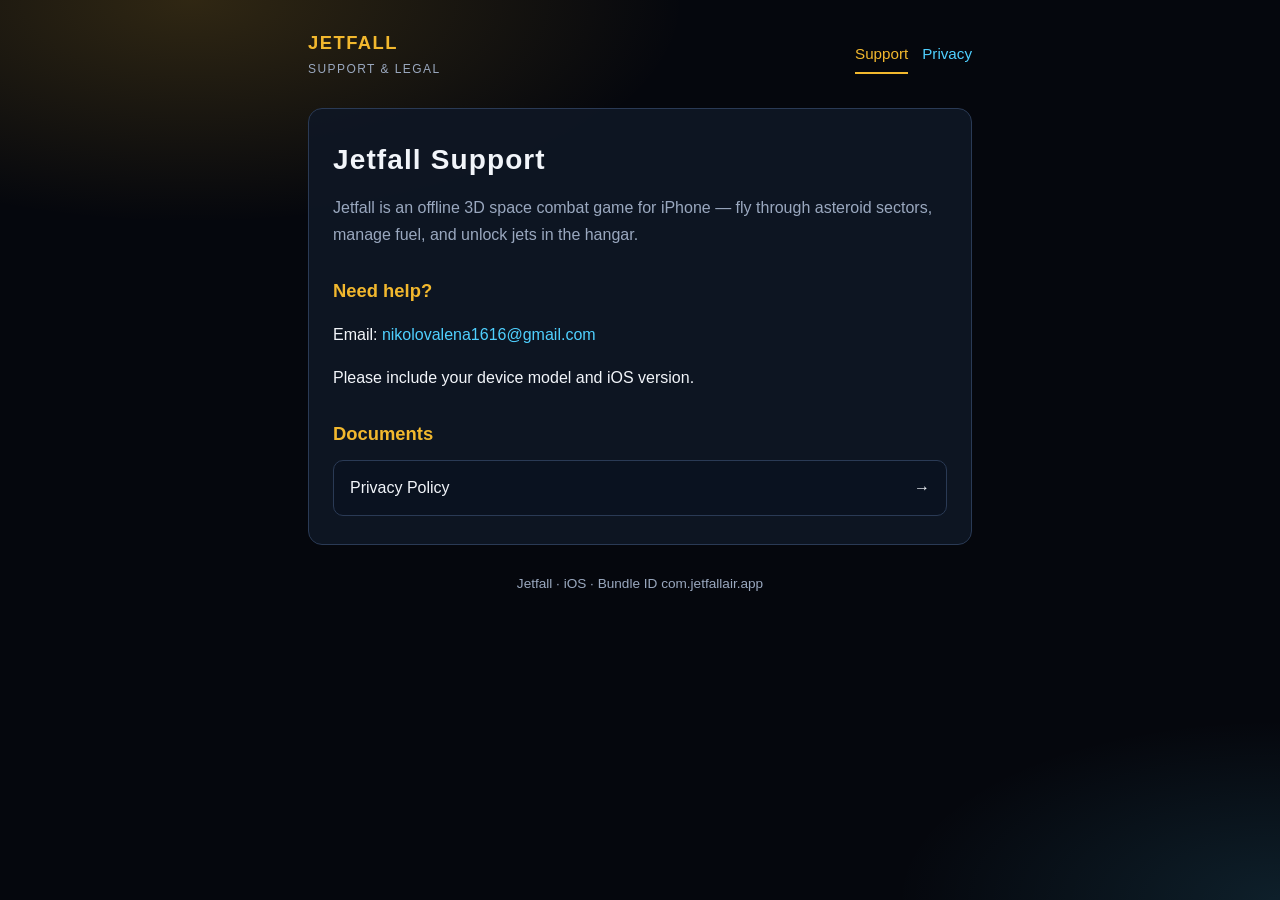
<file: index.html>
<!DOCTYPE html>
<html lang="en">
<head>
  <meta charset="utf-8" />
  <meta name="viewport" content="width=device-width, initial-scale=1" />
  <title>Jetfall — Support & Legal</title>
  <link rel="stylesheet" href="styles.css" />
</head>
<body>
  <div class="wrap">
    <header class="topbar">
      <div class="brand">
        <div class="brand-name">JETFALL</div>
        <div class="brand-tag">Support & Legal</div>
      </div>
      <nav class="nav" aria-label="Legal">
        <a href="index.html" class="is-active">Support</a>
        <a href="privacy.html">Privacy</a>
      </nav>
    </header>

    <main class="card">
      <h1 class="page-title">Jetfall Support</h1>
      <p class="lead">
        Jetfall is an offline 3D space combat game for iPhone — fly through asteroid sectors,
        manage fuel, and unlock jets in the hangar.
      </p>

      <h2>Need help?</h2>
      <p>
        Email:
        <a href="mailto:nikolovalena1616@gmail.com">nikolovalena1616@gmail.com</a>
      </p>
      <p>Please include your device model and iOS version.</p>

      <h2>Documents</h2>
      <ul class="doc-list">
        <li>
          <a href="privacy.html">
            <span>Privacy Policy</span>
            <span aria-hidden="true">→</span>
          </a>
        </li>
      </ul>
    </main>

    <p class="site-footer">Jetfall · iOS · Bundle ID com.jetfallair.app</p>
  </div>
</body>
</html>
</file>
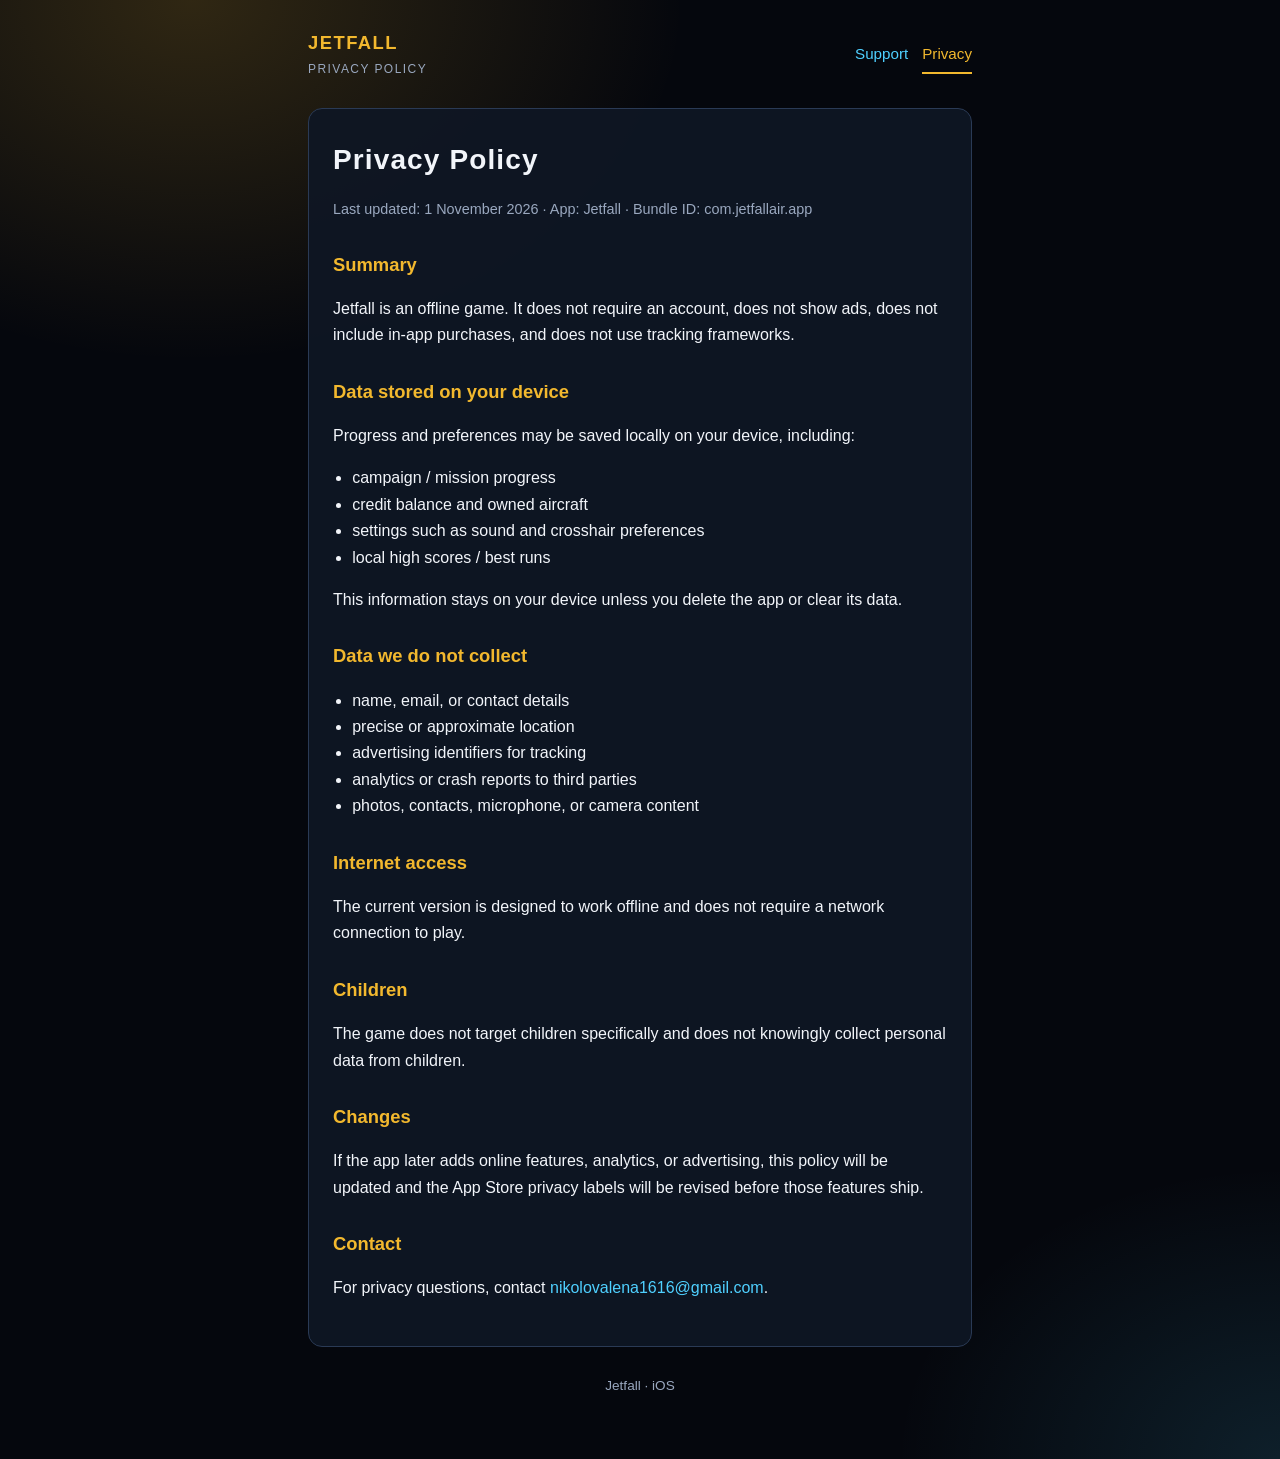
<file: privacy.html>
<!DOCTYPE html>
<html lang="en">
<head>
  <meta charset="utf-8" />
  <meta name="viewport" content="width=device-width, initial-scale=1" />
  <title>Jetfall — Privacy Policy</title>
  <link rel="stylesheet" href="styles.css" />
</head>
<body>
  <div class="wrap">
    <header class="topbar">
      <div class="brand">
        <div class="brand-name">JETFALL</div>
        <div class="brand-tag">Privacy Policy</div>
      </div>
      <nav class="nav" aria-label="Legal">
        <a href="index.html">Support</a>
        <a href="privacy.html" class="is-active">Privacy</a>
      </nav>
    </header>

    <main class="card">
      <h1 class="page-title">Privacy Policy</h1>
      <p class="meta">Last updated: 1 November 2026 · App: Jetfall · Bundle ID: com.jetfallair.app</p>

      <h2>Summary</h2>
      <p>
        Jetfall is an offline game. It does not require an account, does not show ads,
        does not include in-app purchases, and does not use tracking frameworks.
      </p>

      <h2>Data stored on your device</h2>
      <p>Progress and preferences may be saved locally on your device, including:</p>
      <ul>
        <li>campaign / mission progress</li>
        <li>credit balance and owned aircraft</li>
        <li>settings such as sound and crosshair preferences</li>
        <li>local high scores / best runs</li>
      </ul>
      <p>This information stays on your device unless you delete the app or clear its data.</p>

      <h2>Data we do not collect</h2>
      <ul>
        <li>name, email, or contact details</li>
        <li>precise or approximate location</li>
        <li>advertising identifiers for tracking</li>
        <li>analytics or crash reports to third parties</li>
        <li>photos, contacts, microphone, or camera content</li>
      </ul>

      <h2>Internet access</h2>
      <p>The current version is designed to work offline and does not require a network connection to play.</p>

      <h2>Children</h2>
      <p>The game does not target children specifically and does not knowingly collect personal data from children.</p>

      <h2>Changes</h2>
      <p>
        If the app later adds online features, analytics, or advertising, this policy will be updated
        and the App Store privacy labels will be revised before those features ship.
      </p>

      <h2>Contact</h2>
      <p>
        For privacy questions, contact
        <a href="mailto:nikolovalena1616@gmail.com">nikolovalena1616@gmail.com</a>.
      </p>
    </main>

    <p class="site-footer">Jetfall · iOS</p>
  </div>
</body>
</html>
</file>
<file: styles.css>
:root {
  --bg: #05070d;
  --surface: #0f1624;
  --border: #2a3a55;
  --text: #f2f5fa;
  --muted: #9aa8bf;
  --amber: #f2b82e;
  --cyan: #4fd0ff;
  --max: 44rem;
  --radius: 14px;
  color-scheme: dark;
}
*,*::before,*::after{box-sizing:border-box}
body{
  margin:0;min-height:100vh;font-family:-apple-system,BlinkMacSystemFont,"Segoe UI",sans-serif;
  font-size:16px;line-height:1.65;color:var(--text);background:var(--bg);
  background-image:
    radial-gradient(ellipse 70% 45% at 15% 0%, rgba(242,184,46,.18), transparent 55%),
    radial-gradient(ellipse 60% 40% at 100% 100%, rgba(79,208,255,.12), transparent 50%);
}
a{color:var(--cyan);text-decoration:none}
a:hover{color:var(--amber)}
.wrap{max-width:var(--max);margin:0 auto;padding:28px 20px 48px}
.topbar{display:flex;justify-content:space-between;align-items:center;gap:16px;margin-bottom:28px;flex-wrap:wrap}
.brand{display:flex;flex-direction:column;gap:2px}
.brand-name{font-weight:800;letter-spacing:.08em;font-size:1.15rem;color:var(--amber)}
.brand-tag{font-size:.75rem;color:var(--muted);letter-spacing:.12em;text-transform:uppercase}
.nav{display:flex;gap:14px;font-size:.95rem}
.nav a{padding:6px 0;border-bottom:2px solid transparent}
.nav a.is-active{border-color:var(--amber);color:var(--amber)}
.card{background:rgba(15,22,36,.92);border:1px solid var(--border);border-radius:var(--radius);padding:28px 24px}
.page-title{margin:0 0 12px;font-size:1.75rem;letter-spacing:.04em}
.lead{margin:0 0 22px;color:var(--muted)}
.doc-list{list-style:none;margin:0;padding:0;display:grid;gap:10px}
.doc-list a{display:flex;justify-content:space-between;align-items:center;padding:14px 16px;border:1px solid var(--border);border-radius:10px;background:#0a1220;color:var(--text)}
.doc-list a:hover{border-color:var(--cyan)}
h2{margin:28px 0 10px;font-size:1.15rem;color:var(--amber)}
p,li{color:var(--text)}
ul{padding-left:1.2rem}
.site-footer{margin-top:28px;text-align:center;color:var(--muted);font-size:.85rem}
.meta{color:var(--muted);font-size:.9rem;margin-bottom:18px}
</file>
